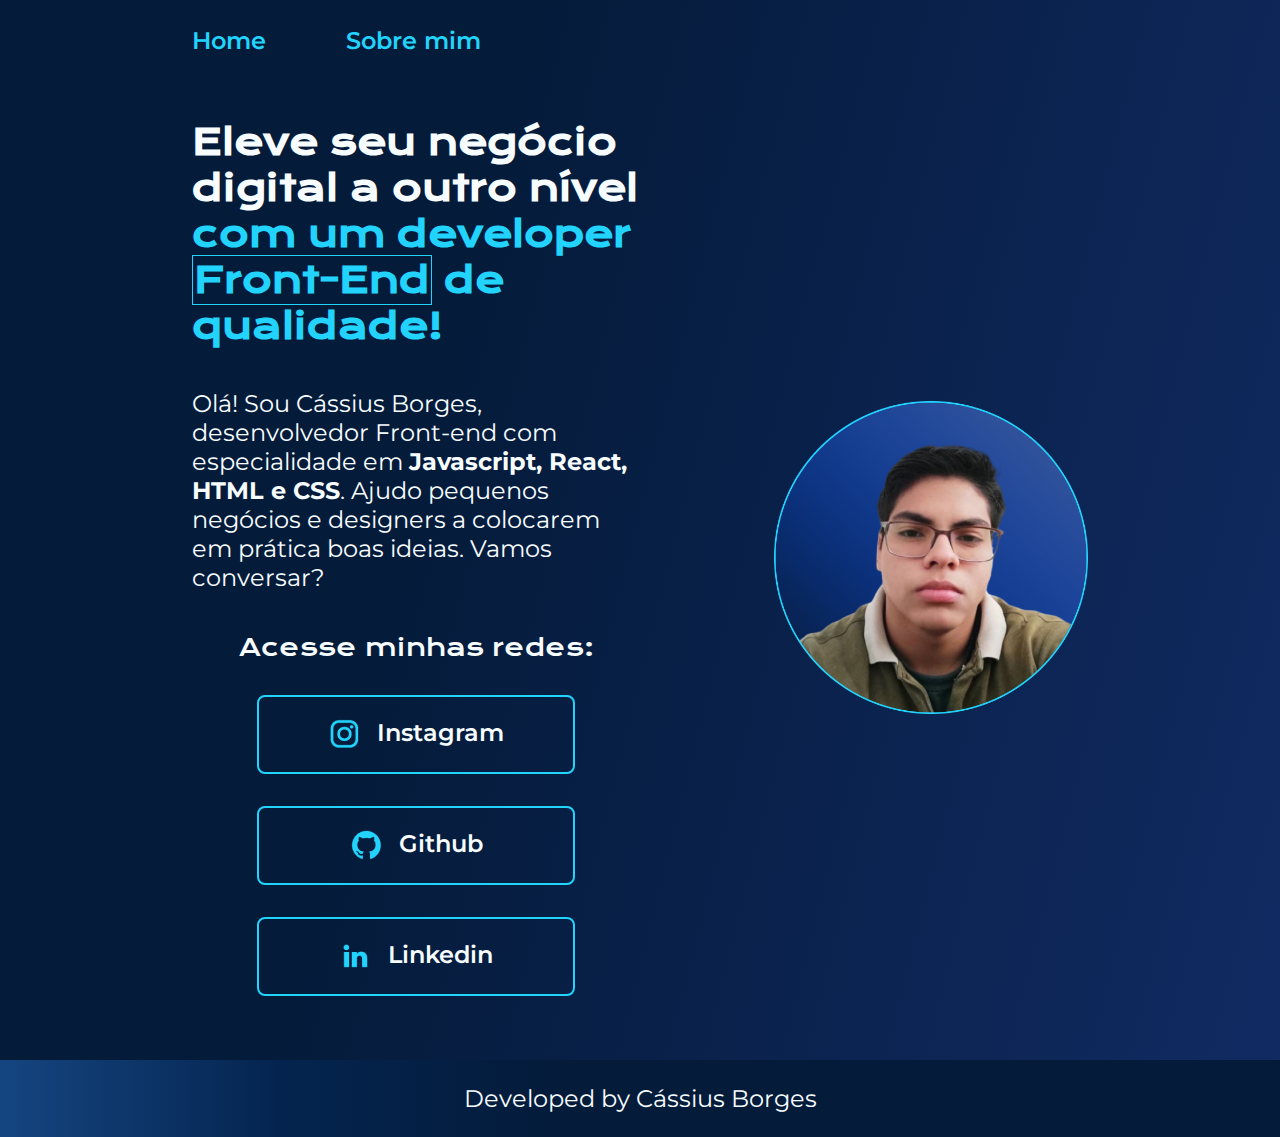
<file: index.html>
<!DOCTYPE html>
<html lang="pt-br">

<head>
    <meta charset="UTF-8">
    <meta http-equiv="X-UA-Compatible" content="IE=edge">
    <meta name="viewport" content="width=device-width, initial-scale=1.0">
    <title>Portifolio</title>
    <link rel="stylesheet" href="styles/styles.css">
</head>

<body>
    <header class="header">
        <nav class="header__menu">
            <a class="header__menu__link" href="index.html"> Home</a>
            <a class="header__menu__link" href="about.html">Sobre mim</a>
        </nav>
    </header>
    <main class="presentation">
        <section class="presentation__conteudo">
            <h1 class="presentation__conteudo__titulo">Eleve seu negócio digital a outro nível <strong class="título-destaque">com um developer <span>Front-End</span> de qualidade!</strong></h1>
            
            <p class="presentation__conteudo__paragrafo">Olá! Sou Cássius Borges, desenvolvedor Front-end com especialidade em <strong>Javascript, React, HTML e CSS</strong>. Ajudo pequenos negócios e designers a colocarem em prática boas ideias. Vamos conversar?</p>

            <div class="presentation__botoes__links">
                <h2 class="presentation__subtitulo_estilizacao">Acesse minhas redes:</h2>

                <a class="presentation__links__estilizacao" href="https://www.instagram.com/c.t.borges/" target="_blank"> <img src="assets/instagram.png"> Instagram</a>
                <a class="presentation__links__estilizacao" href="https://github.com/Borges9" target="_blank"> <img src="assets/github.png"> Github</a>
                <a class="presentation__links__estilizacao" href="https://www.linkedin.com/in/c%C3%A1ssius-borges-5a2583271/" target="_blank"> <img src="assets/linkedin.png"> Linkedin</a>

            </div>
        </section>
        <img class="presentation__img" src="assets/foto.png" alt="Foto do Borges">
    </main>
    <footer class="rodape">
        <p>Developed by <a id="footer__link" href="https://www.linkedin.com/in/c%C3%A1ssius-borges-5a2583271/">Cássius Borges</a></p>
    </footer>
</body>

</html>
</file>
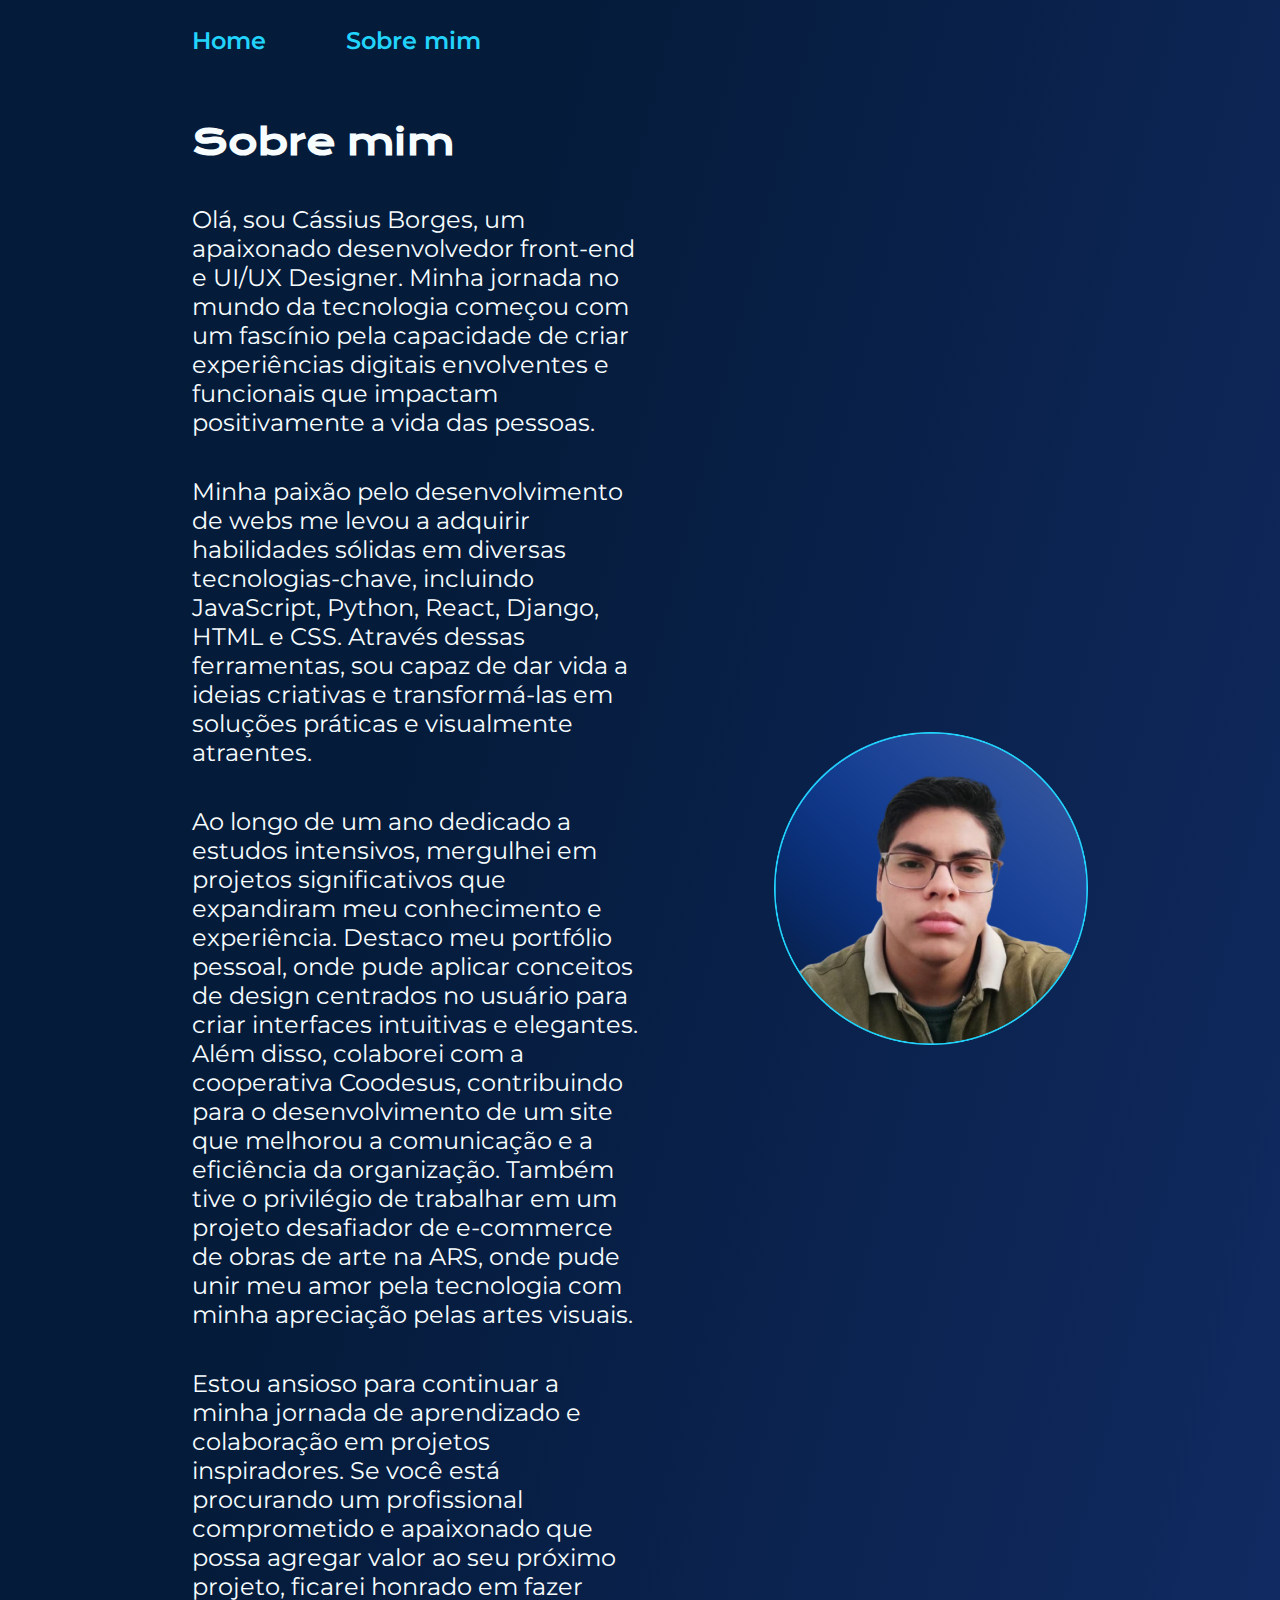
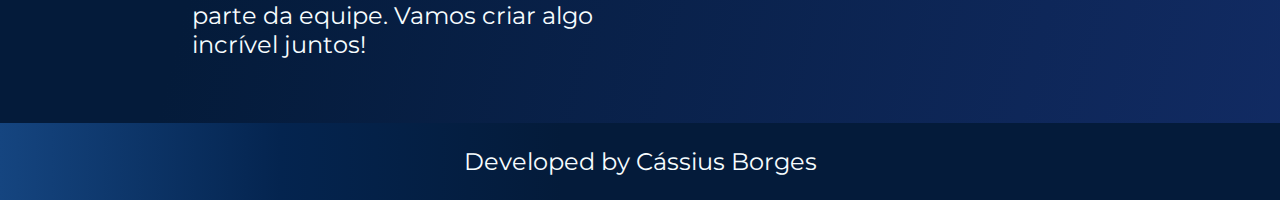
<file: about.html>
<!DOCTYPE html>
<html lang="pt-br">
<head>
    <meta charset="UTF-8">
    <meta name="viewport" content="width= , initial-scale=1.0">
    <title>Sobre mim</title>
    <link rel="stylesheet" href="styles/styles.css">
</head>
<body>
    <header class="header">
        <nav class="header__menu">
            <a class="header__menu__link" href="index.html"> Home</a>
            <a class="header__menu__link" href="about.html">Sobre mim</a>
        </nav>
    </header>
    <main class="presentation">
        <section class="presentation__conteudo">
            <h1 class="presentation__conteudo__titulo">Sobre mim</h1>
            <p class="presentation__conteudo__paragrafo">Olá, sou Cássius Borges, um apaixonado desenvolvedor front-end e UI/UX Designer. Minha jornada no mundo da tecnologia começou com um fascínio pela capacidade de criar experiências digitais envolventes e funcionais que impactam positivamente a vida das pessoas.</p>

            <p class="presentation__conteudo__paragrafo">Minha paixão pelo desenvolvimento de webs me levou a adquirir habilidades sólidas em diversas tecnologias-chave, incluindo JavaScript, Python, React, Django, HTML e CSS. Através dessas ferramentas, sou capaz de dar vida a ideias criativas e transformá-las em soluções práticas e visualmente atraentes.</p>

            <p class="presentation__conteudo__paragrafo">Ao longo de um ano dedicado a estudos intensivos, mergulhei em projetos significativos que expandiram meu conhecimento e experiência. Destaco meu portfólio pessoal, onde pude aplicar conceitos de design centrados no usuário para criar interfaces intuitivas e elegantes. Além disso, colaborei com a cooperativa Coodesus, contribuindo para o desenvolvimento de um site que melhorou a comunicação e a eficiência da organização. Também tive o privilégio de trabalhar em um projeto desafiador de e-commerce de obras de arte na ARS, onde pude unir meu amor pela tecnologia com minha apreciação pelas artes visuais.</p>

            <p class="presentation__conteudo__paragrafo">Estou ansioso para continuar a minha jornada de aprendizado e colaboração em projetos inspiradores. Se você está procurando um profissional comprometido e apaixonado que possa agregar valor ao seu próximo projeto, ficarei honrado em fazer parte da equipe. Vamos criar algo incrível juntos!</p>
        </section>
        <img class="presentation__img" src="assets/foto.png" alt="Foto do Borges">
    </main>
    <footer class="rodape">
        <p>Developed by <a id="footer__link" href="https://www.linkedin.com/in/c%C3%A1ssius-borges-5a2583271/">Cássius Borges</a></p>
    </footer>
</body>
</html>
</file>
<file: styles/styles.css>
@import url('https://fonts.googleapis.com/css2?family=Krona+One&family=Montserrat:wght@400;600&display=swap');

:root {
    --first-color: linear-gradient(104deg, #041B3A 33.84%, #1e3a8a 162.79%) no-repeat;
    --second-color: #f7fdff;
    --third-color: #22d4fd;
    --color-houver: #154580;
    --color-rodape: #0A2647;
    --main-source: 'Krona One', sans-serif;
    --second-source: 'Montserrat', sans-serif;
}

*{
    margin: 0;
    padding: 0;
}

body {
    box-sizing: border-box;
    background: var(--first-color);
    color: var(--second-color);
}

.header__menu {
    display: flex;
    gap: 80px;
}

.header {
    padding: 2% 0% 0% 15%;
}

.header__menu__link {
    font-family: var(--second-source);
    font-size: 1.5rem;
    font-weight: 600;
    color: var(--third-color);
    text-decoration: none;
}

.header__menu__link:hover {
    color: var(--color-houver);
}

.presentation {
    padding: 5% 15%;
    display: flex;
    align-items: center;
    justify-content: space-between;
    gap: 82px;
}

.presentation__conteudo {
    width: 50%;
    display: flex;
    flex-direction: column;
    gap: 40px;
}

.presentation__conteudo__titulo {
    font-size: 2.25rem;
    font-family: var(--main-source);
}

.título-destaque {
    color: var(--third-color);
}

.presentation__conteudo__paragrafo {
    font-size: 1.5rem;
    font-family: var(--second-source);
}

.presentation__conteudo__paragrafo a{
    text-decoration: none;
    color: var(--third-color);
}

.presentation__botoes__links {
    display: flex;
    flex-direction: column;
    justify-content: space-between;
    align-items: center;
    gap: 32px;
}

.presentation__subtitulo_estilizacao {
    font-family: var(--main-source);
    font-weight: 400;
    font-size: 1.5rem;
}

.presentation__links__estilizacao {
    display: flex;
    justify-content: center;
    gap: 16px;
    color: var(--second-color);
    border: 2px solid var(--third-color);
    width: 70%;
    border-radius: 8px;
    font-size: 1.5rem;
    font-weight: 600;
    padding: 21.5px 0px;
    text-decoration: none;
    text-align: center;
    font-family:var(--second-source);
    cursor: pointer;
    transition: all 0.2s ease-in;

}

.presentation__links__estilizacao:hover {
    background: linear-gradient(90deg, #0A2647 0%, #154580 43.9%);
    transform: scale(1.1);
    color: #fff;
}

.presentation__img {
    width: 35%;

}

h1{
    font-weight: bold;
}

span{
    color: var(--third-color);
    border: 1px solid var(--third-color);
    padding: 1px;
}

.rodape {
    padding: 24px;
    color: var(--second-color);
    background: linear-gradient(90deg, #154580 0%, #04244F, #041B3A 43.9%);
    text-align: center;
    font-family: var(--second-source);
    font-size: 1.5rem;
    font-weight: 400;
}

#footer__link {
    text-decoration: none;
    color: var(--first-color);
}

#footer__link:hover {
    color: var(--third-color);
}

@media (max-width:1200px) {
    .header {
        padding: 10px;
    }

    .header__menu {
        justify-content: center;
    }

    .presentation__img {
        width: 42%;
    }

    .presentation {
        flex-direction: column-reverse;
        padding: 5%;
    }

    .presentation__conteudo {
        width: auto;
    }

    .presentation__links__estilizacao {
        gap: 0;
    }

    .rodape {
        padding: 15px;
    }
}
</file>
